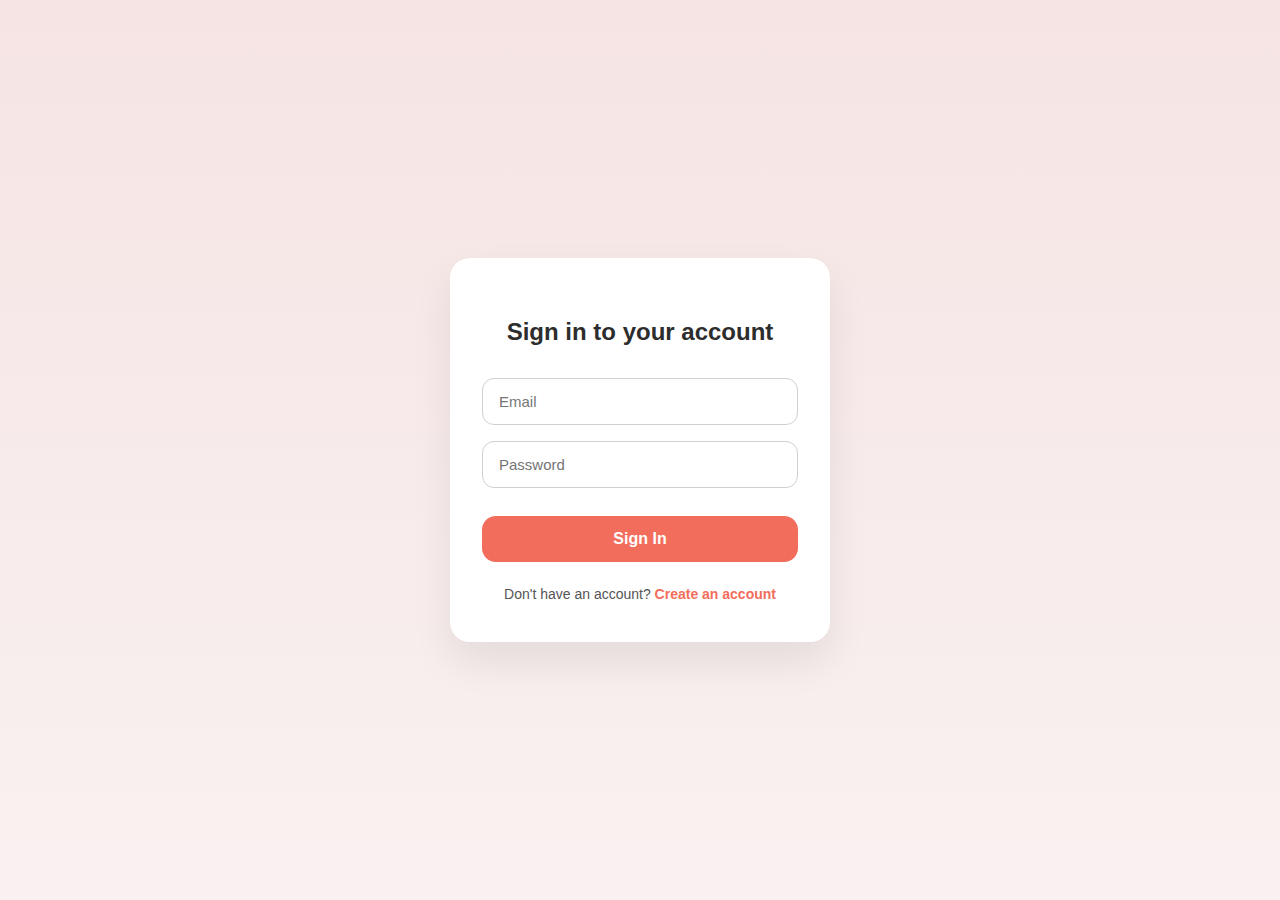
<file: docs/index.html>
<!DOCTYPE html>
<html lang="es">
<head>
    <meta charset="UTF-8">
    <title>Opsmind AI - Login</title>
    <link rel="stylesheet" href="styles/styles.css">
    <script src="js/env.js"></script>
</head>
<body class="auth-body">

    <div class="auth-container">
        <div class="auth-card">
            <h2 id="title" class="auth-title">Sign in to your account</h2>

            <form id="authForm" class="auth-form">
                <input
                    type="email"
                    name="email"
                    id="email"
                    placeholder="Email"
                    required
                    class="auth-input"
                >

                <input
                    type="password"
                    name="password"
                    id="password"
                    placeholder="Password"
                    required
                    class="auth-input"
                >

                <input
                    type="tel"
                    name="tel"
                    id="tel"
                    placeholder="Telephone"
                    hidden
                    class="auth-input"
                >

                <button type="submit" id="btnText" class="auth-button">
                    Sign In
                </button>
            </form>

            <div class="auth-toggle">
                <span id="toggleText" onclick="toggleMode()">
                    Don't have an account? <strong>Create an account</strong>
                </span>
            </div>
        </div>
    </div>

    <script src="js/login.js"></script>
</body>
</html>
</file>
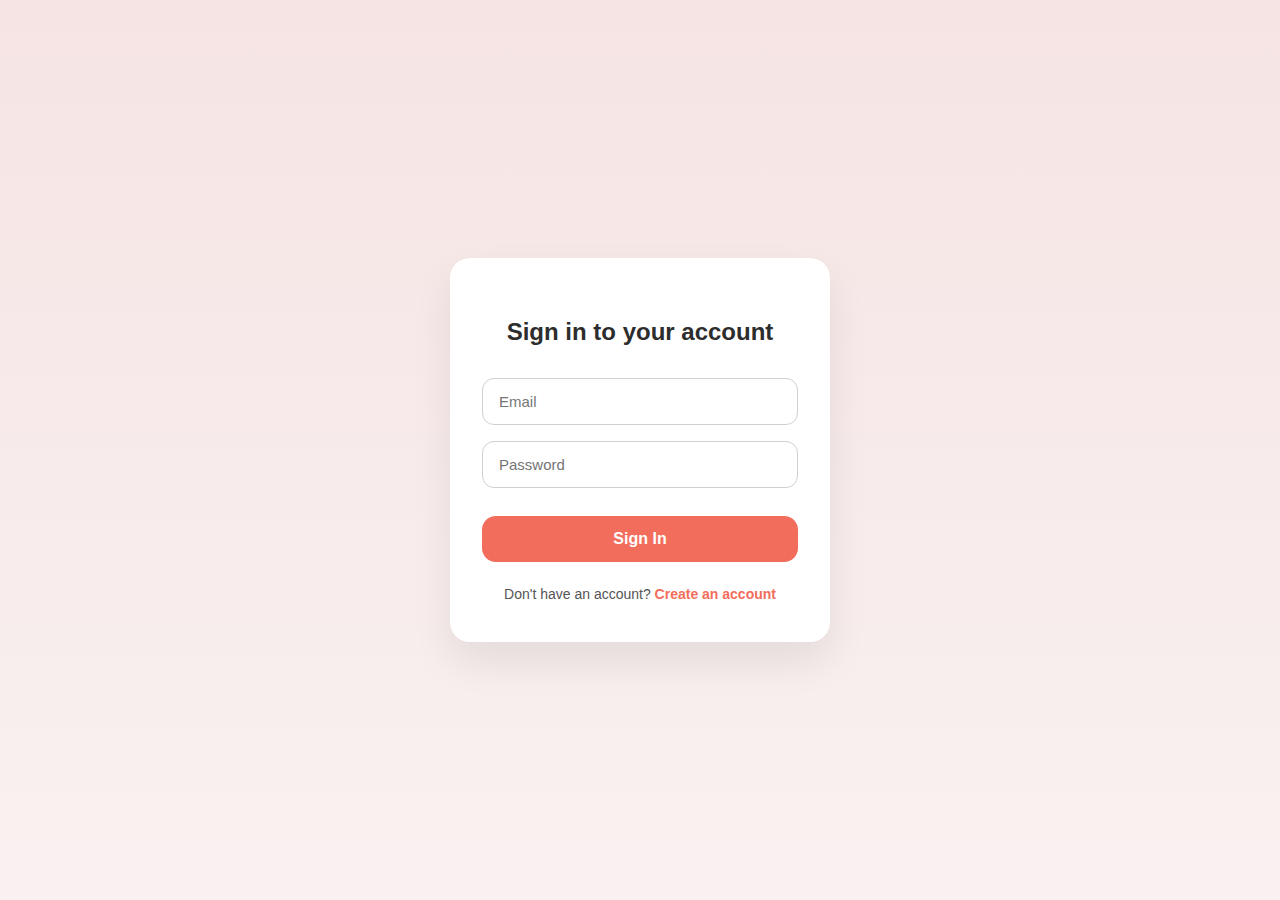
<file: docs/views/index.html>
<!DOCTYPE html>
<html lang="es">
<head>
    <meta charset="UTF-8">
    <title>Opsmind AI - Login</title>
    <link rel="stylesheet" href="../styles/styles.css">
</head>
<body class="auth-body">

    <div class="auth-container">
        <div class="auth-card">
            <h2 id="title" class="auth-title">Sign in to your account</h2>

            <form id="authForm" class="auth-form">
                <input
                    type="email"
                    name="email"
                    id="email"
                    placeholder="Email"
                    required
                    class="auth-input"
                >

                <input
                    type="password"
                    name="password"
                    id="password"
                    placeholder="Password"
                    required
                    class="auth-input"
                >

                <input
                    type="tel"
                    name="tel"
                    id="tel"
                    placeholder="Telephone"
                    hidden
                    class="auth-input"
                >

                <button type="submit" id="btnText" class="auth-button">
                    Sign In
                </button>
            </form>

            <div class="auth-toggle">
                <span id="toggleText" onclick="toggleMode()">
                    Don't have an account? <strong>Create an account</strong>
                </span>
            </div>
        </div>
    </div>

    <script src="../js/login.js"></script>
</body>
</html>
</file>
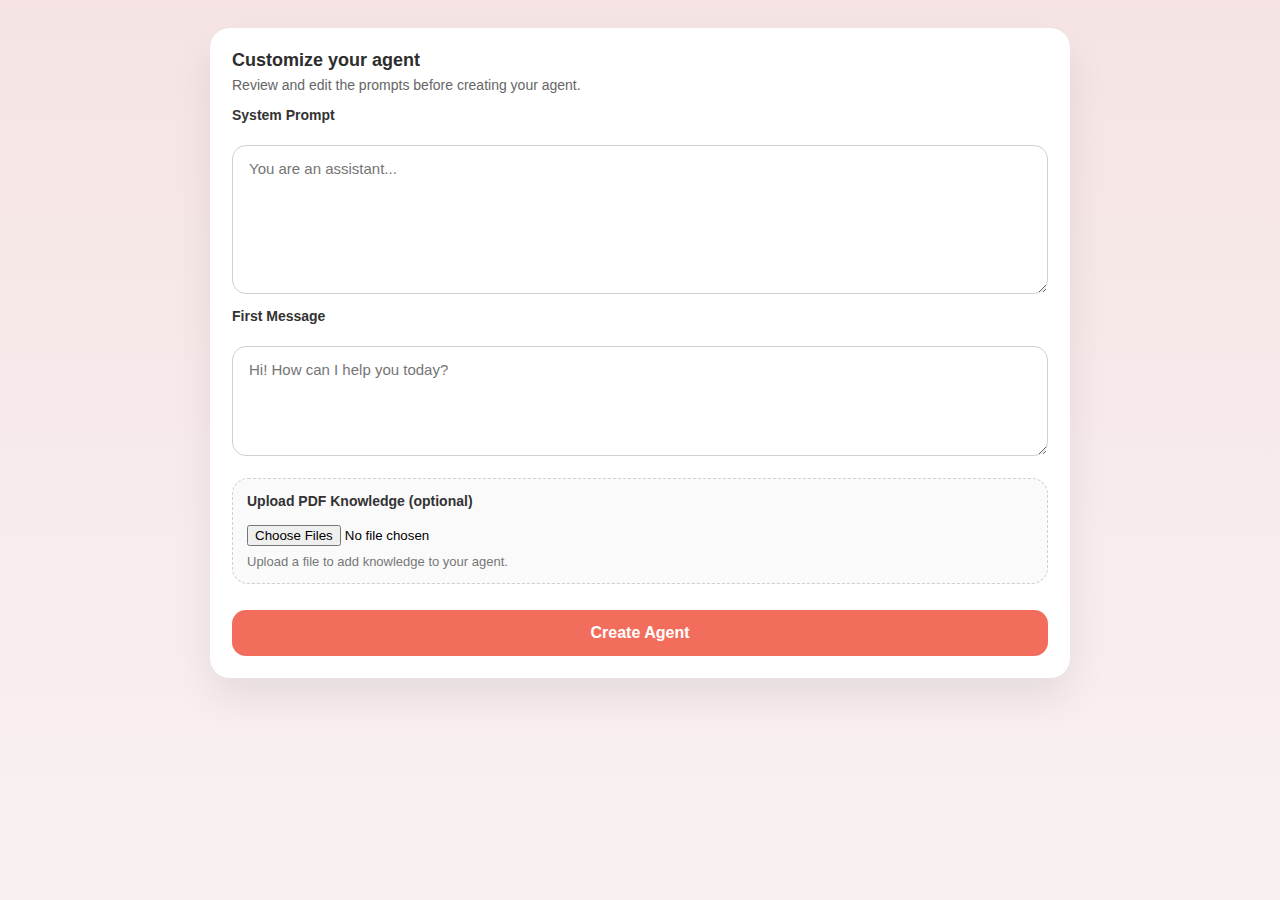
<file: docs/agent_prompts.html>
<!DOCTYPE html>
<html lang="en">
<head>
  <meta charset="UTF-8" />
  <title>Opsmind – Agent Prompts</title>
  <link rel="stylesheet" href="styles/styles.css" />
</head>

<body class="app-body">

  <div class="app-container">
    <div class="panel panel-wide">

      <div class="panel-head">
        <div>
          <h2 class="panel-title">Customize your agent</h2>
          <p class="panel-desc">Review and edit the prompts before creating your agent.</p>
        </div>
      </div>

      <form id="createAgentForm" class="form-stack" enctype="multipart/form-data">

        <label class="field-label" for="system_prompt">System Prompt</label>
        <textarea class="field-textarea"
                  name="system_prompt"
                  id="system_prompt"
                  rows="7"
                  required
                  placeholder="You are an assistant..."
        ></textarea>

        <label class="field-label" for="first_message">First Message</label>
        <textarea class="field-textarea"
                  name="first_message"
                  id="first_message"
                  rows="4"
                  required
                  placeholder="Hi! How can I help you today?"
        ></textarea>

        <div class="upload-box">
          <label class="field-label" for="file">Upload PDF Knowledge (optional)</label>
          <input class="field-file" type="file" name="files" id="files" multiple/>
          <p class="hint-text">Upload a file to add knowledge to your agent.</p>
        </div>

        <input type="hidden" name="agent_name" id="agent_name" />
        <input type="hidden" name="use_case" id="use_case" />
        <input type="hidden" name="user_id" id="user_id" />

        <button class="auth-button" type="submit">Create Agent</button>
      </form>

    </div>
  </div>

  <script src="js/agent_prompts.js"></script>
</body>
</html>
</file>
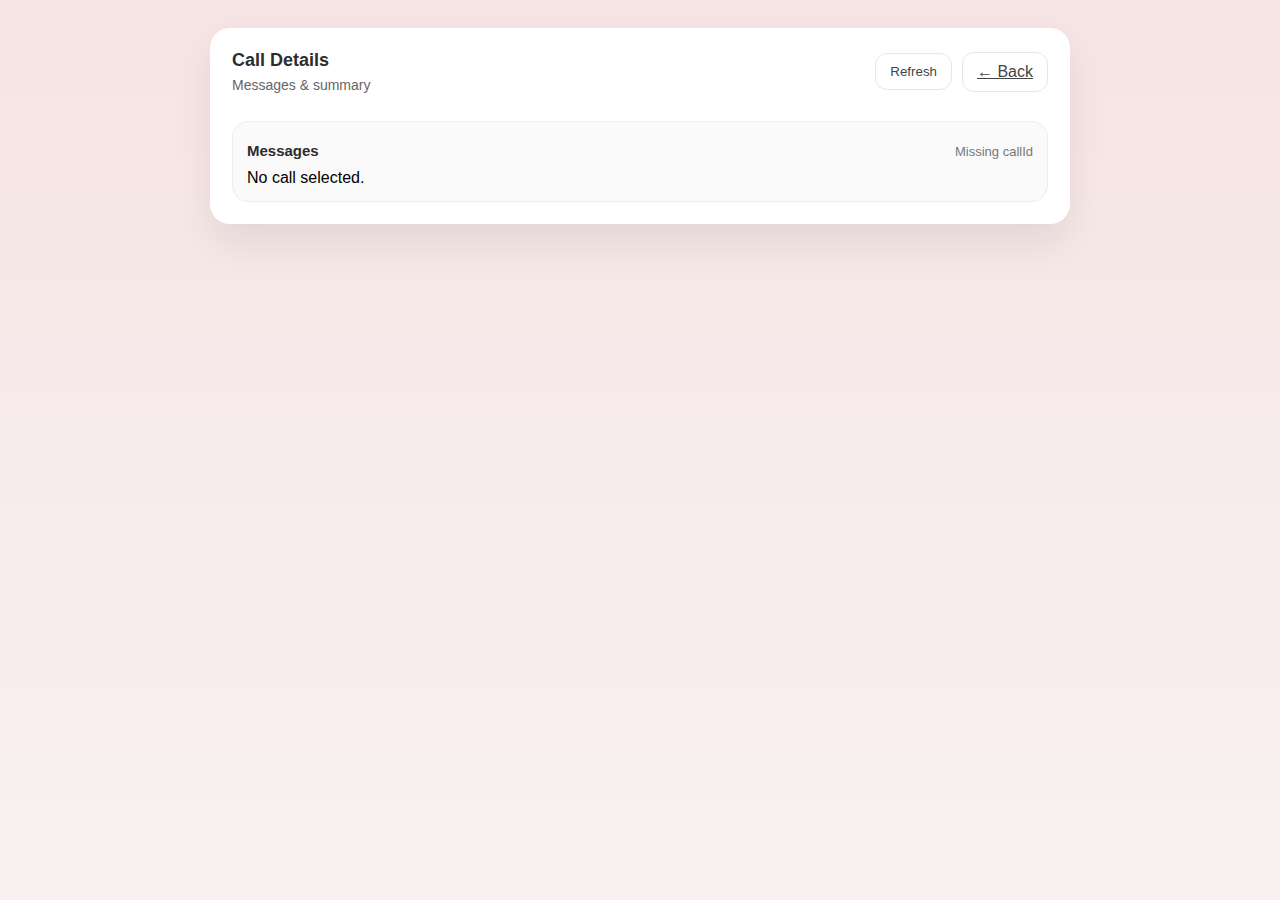
<file: docs/call_messages.html>
<!DOCTYPE html>
<html lang="en">
<head>
  <meta charset="UTF-8" />
  <title>Opsmind – Call Messages</title>
  <link rel="stylesheet" href="styles/styles.css" />
  <script src="js/env.js"></script>
</head>

<body class="app-body">

  <div class="app-container">
    <div class="panel panel-wide">

      <div class="panel-head">
        <div>
          <h2 class="panel-title" id="callTitle">Call Details</h2>
          <p class="panel-desc" id="callSubtitle">Messages & summary</p>
        </div>

        <div style="display:flex; gap:10px; align-items:center;">
          <button class="ghost-btn" type="button" onclick="refreshCall()">Refresh</button>
          <a class="ghost-btn" href="/phone-system/agent_dashboard.html">← Back</a>
        </div>
      </div>
      
      <div class="stats-grid" id="statsGrid">
      </div>

      <div class="links-row" id="linksRow" style="display:none;">
        <a id="recordingLink" class="link-pill" target="_blank" rel="noreferrer">Open recording</a>
        <a id="logLink" class="link-pill" target="_blank" rel="noreferrer">Open logs</a>
      </div>

      <div class="messages-panel">
        <div class="messages-head">
          <h3 class="messages-title">Messages</h3>
          <span class="hint-text" id="messagesHint">Loading…</span>
        </div>
        <div id="messagesList"></div>
      </div>

    </div>
  </div>

  <script src="js/call_messages.js"></script>
</body>
</html>
</file>
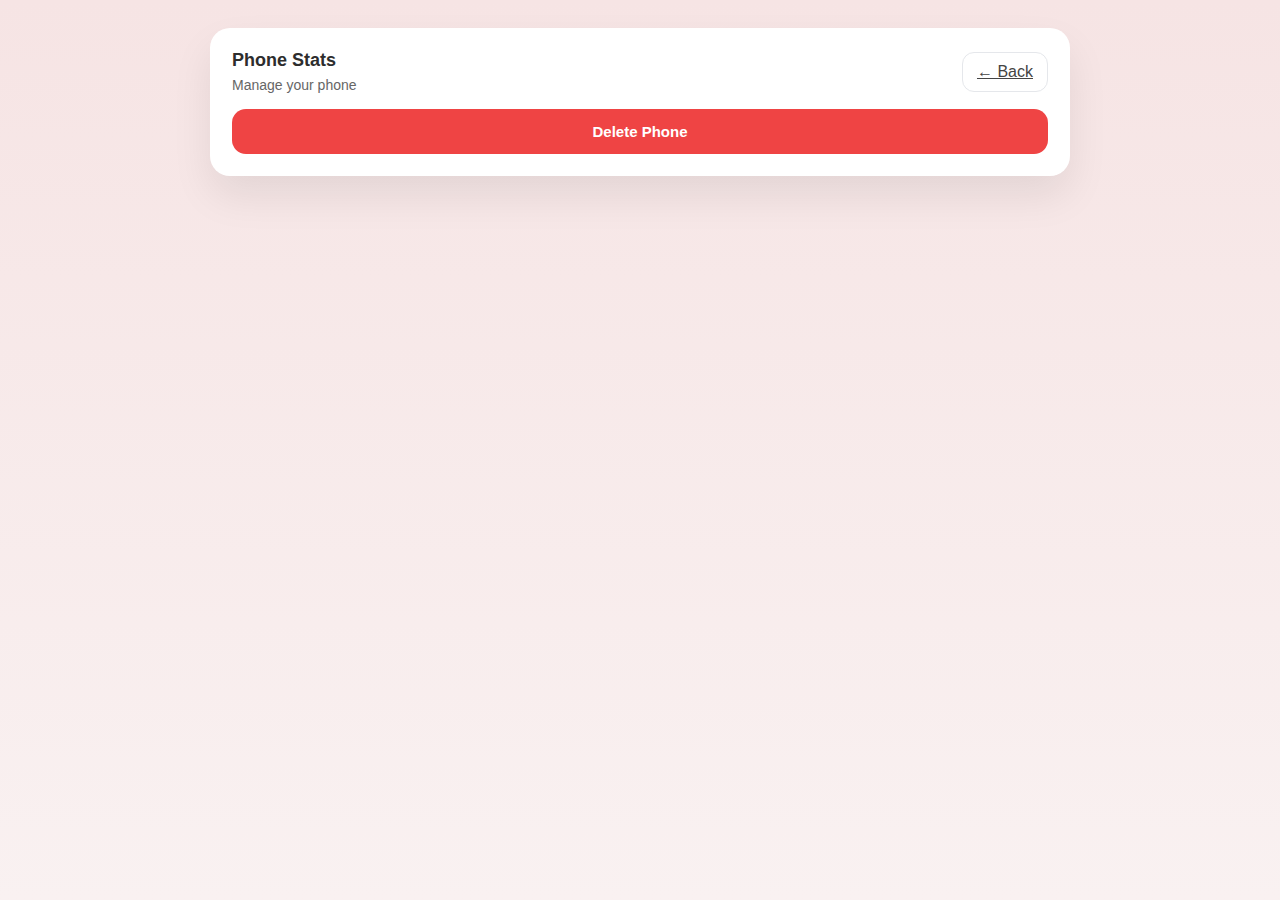
<file: docs/phone_logs.html>
<!DOCTYPE html>
<html lang="en">
<head>
  <meta charset="UTF-8" />
  <title>Opsmind – Insights</title>
  <link rel="stylesheet" href="styles/styles.css" />
  <script src="js/env.js"></script>
</head>
<body class="app-body">

  <div class="app-container">
    <div class="panel panel-wide">

      <div class="panel-head">
        <div>
          <h2 class="panel-title" id="phoneTitle">Phone Stats</h2>
          <p class="panel-desc" id="phoneSubtitle">Manage your phone</p>
        </div>

        <a class="ghost-btn" href="/phone-system/home.html">← Back</a>
      </div>

      <div class="actions-grid">
        <button class="btn-danger" onclick="deletePhone()">Delete Phone</button>
      </div>

    </div>
  </div>

  <script src="js/agent_dashboard.js"></script>
</body>
</html>
</file>
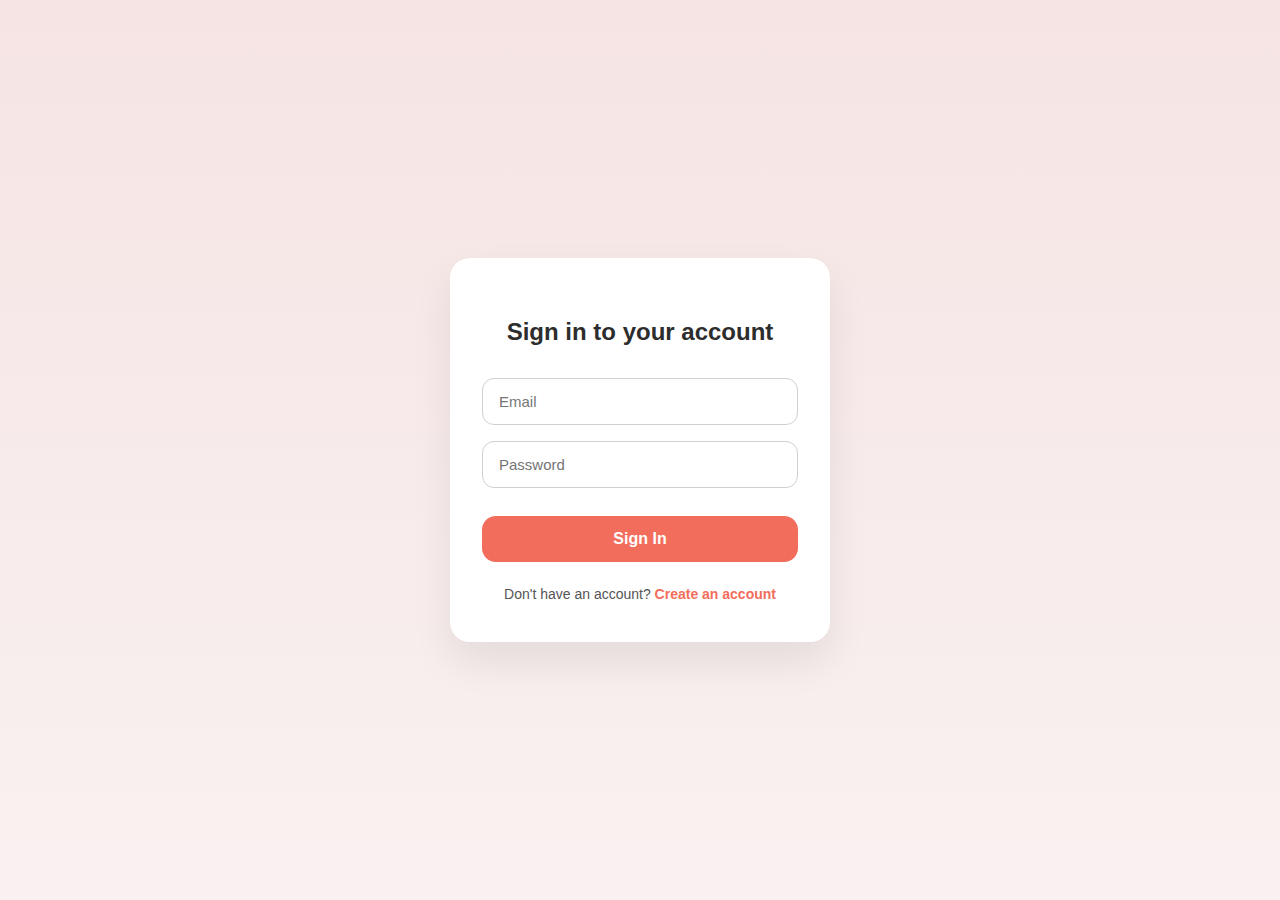
<file: views/agent_name.html>
<!DOCTYPE html>
<html lang="en">
<head>
  <meta charset="UTF-8" />
  <title>Opsmind – Customize agent</title>
  <link rel="stylesheet" href="../styles/styles.css" />
</head>

<body class="app-body">

  <div class="auth-container">
    <div class="auth-card">

      <h2 class="auth-title">Customize your agent</h2>
      <p class="auth-subtitle">Choose a name for your new agent</p>

      <label class="field-label">Agent name</label>
      <input type="text" name="name" id="name" class="auth-input" placeholder="e.g. Kimi" required />

      <button class="auth-button" onclick="goToCreate()">Next</button>

    </div>
  </div>

  <script src="../js/agent_name.js"></script>
</body>
</html>
</file>
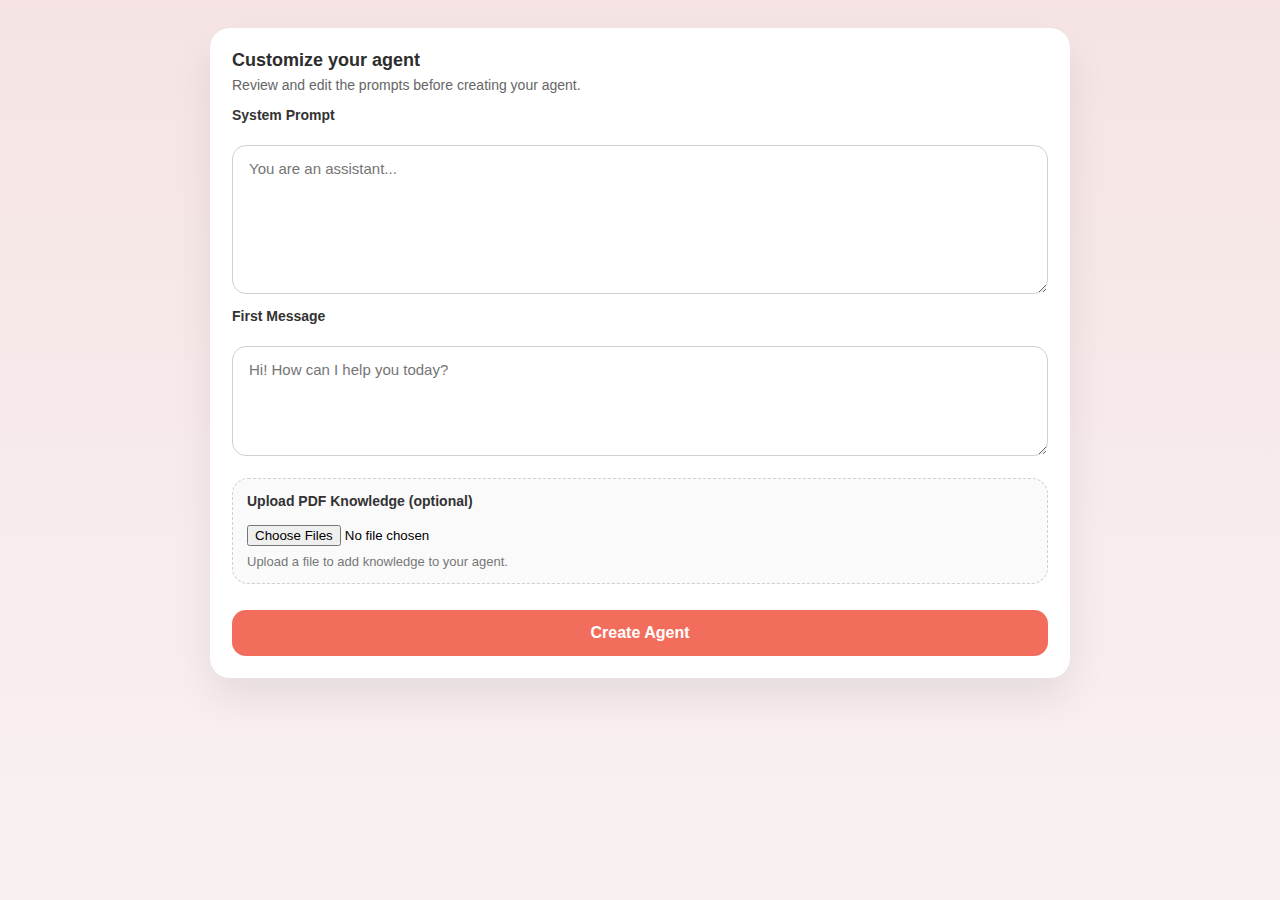
<file: views/agent_prompts.html>
<!DOCTYPE html>
<html lang="en">
<head>
  <meta charset="UTF-8" />
  <title>Opsmind – Agent Prompts</title>
  <link rel="stylesheet" href="../styles/styles.css" />
</head>

<body class="app-body">

  <div class="app-container">
    <div class="panel panel-wide">

      <div class="panel-head">
        <div>
          <h2 class="panel-title">Customize your agent</h2>
          <p class="panel-desc">Review and edit the prompts before creating your agent.</p>
        </div>
      </div>

      <form id="createAgentForm" class="form-stack" enctype="multipart/form-data">

        <label class="field-label" for="system_prompt">System Prompt</label>
        <textarea class="field-textarea"
                  name="system_prompt"
                  id="system_prompt"
                  rows="7"
                  required
                  placeholder="You are an assistant..."
        ></textarea>

        <label class="field-label" for="first_message">First Message</label>
        <textarea class="field-textarea"
                  name="first_message"
                  id="first_message"
                  rows="4"
                  required
                  placeholder="Hi! How can I help you today?"
        ></textarea>

        <div class="upload-box">
          <label class="field-label" for="file">Upload PDF Knowledge (optional)</label>
          <input class="field-file" type="file" name="files" id="files" multiple/>
          <p class="hint-text">Upload a file to add knowledge to your agent.</p>
        </div>

        <input type="hidden" name="agent_name" id="agent_name" />
        <input type="hidden" name="use_case" id="use_case" />
        <input type="hidden" name="user_id" id="user_id" />

        <button class="auth-button" type="submit">Create Agent</button>
      </form>

    </div>
  </div>

  <script src="../js/agent_prompts.js"></script>
</body>
</html>
</file>
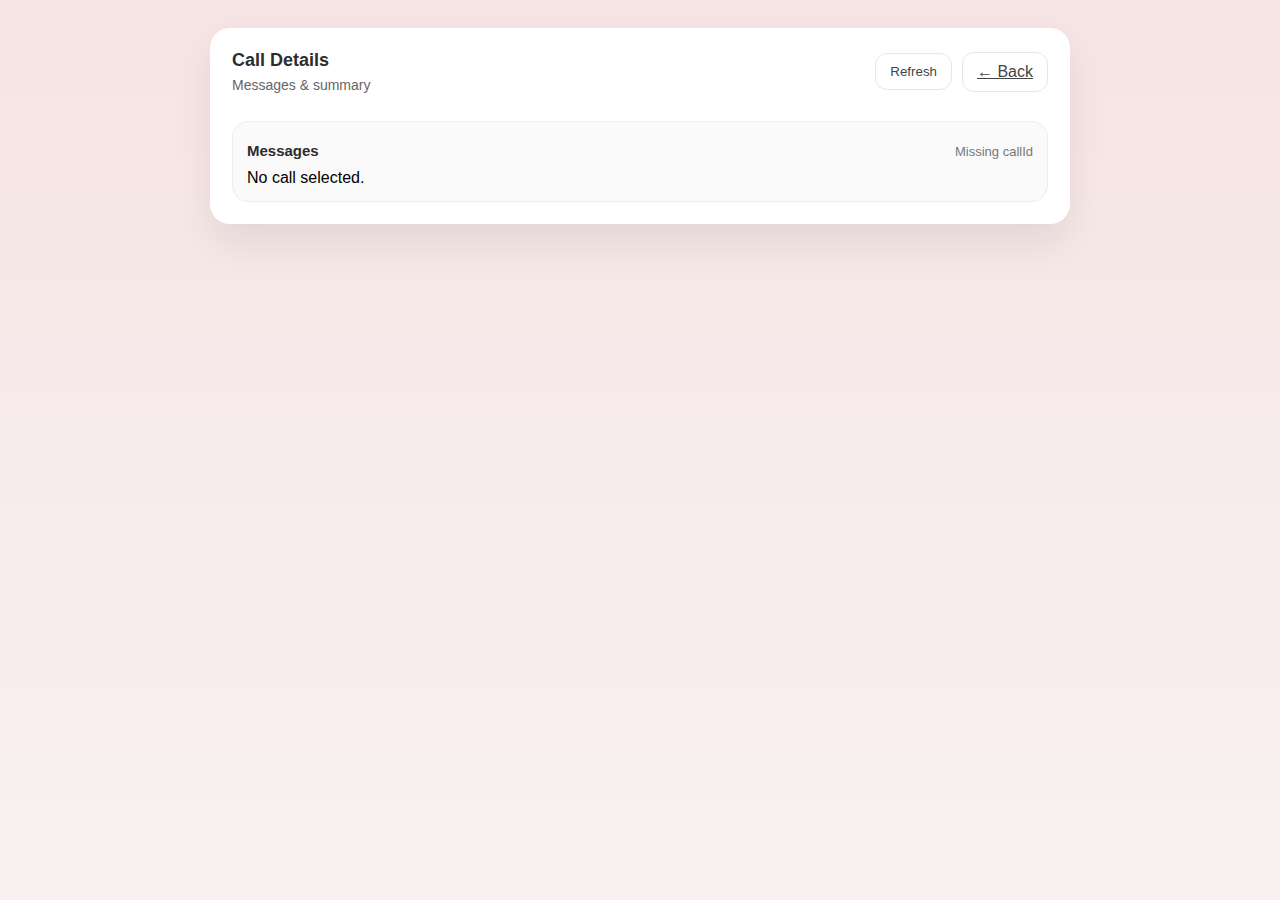
<file: views/call_messages.html>
<!DOCTYPE html>
<html lang="en">
<head>
  <meta charset="UTF-8" />
  <title>Opsmind – Call Messages</title>
  <link rel="stylesheet" href="../styles/styles.css" />
</head>

<body class="app-body">

  <div class="app-container">
    <div class="panel panel-wide">

      <div class="panel-head">
        <div>
          <h2 class="panel-title" id="callTitle">Call Details</h2>
          <p class="panel-desc" id="callSubtitle">Messages & summary</p>
        </div>

        <div style="display:flex; gap:10px; align-items:center;">
          <button class="ghost-btn" type="button" onclick="refreshCall()">Refresh</button>
          <a class="ghost-btn" href="/views/agent_dashboard.html">← Back</a>
        </div>
      </div>
      
      <div class="stats-grid" id="statsGrid">
      </div>

      <div class="links-row" id="linksRow" style="display:none;">
        <a id="recordingLink" class="link-pill" target="_blank" rel="noreferrer">Open recording</a>
        <a id="logLink" class="link-pill" target="_blank" rel="noreferrer">Open logs</a>
      </div>

      <div class="messages-panel">
        <div class="messages-head">
          <h3 class="messages-title">Messages</h3>
          <span class="hint-text" id="messagesHint">Loading…</span>
        </div>
        <div id="messagesList"></div>
      </div>

    </div>
  </div>

  <script src="../js/call_messages.js"></script>
</body>
</html>
</file>
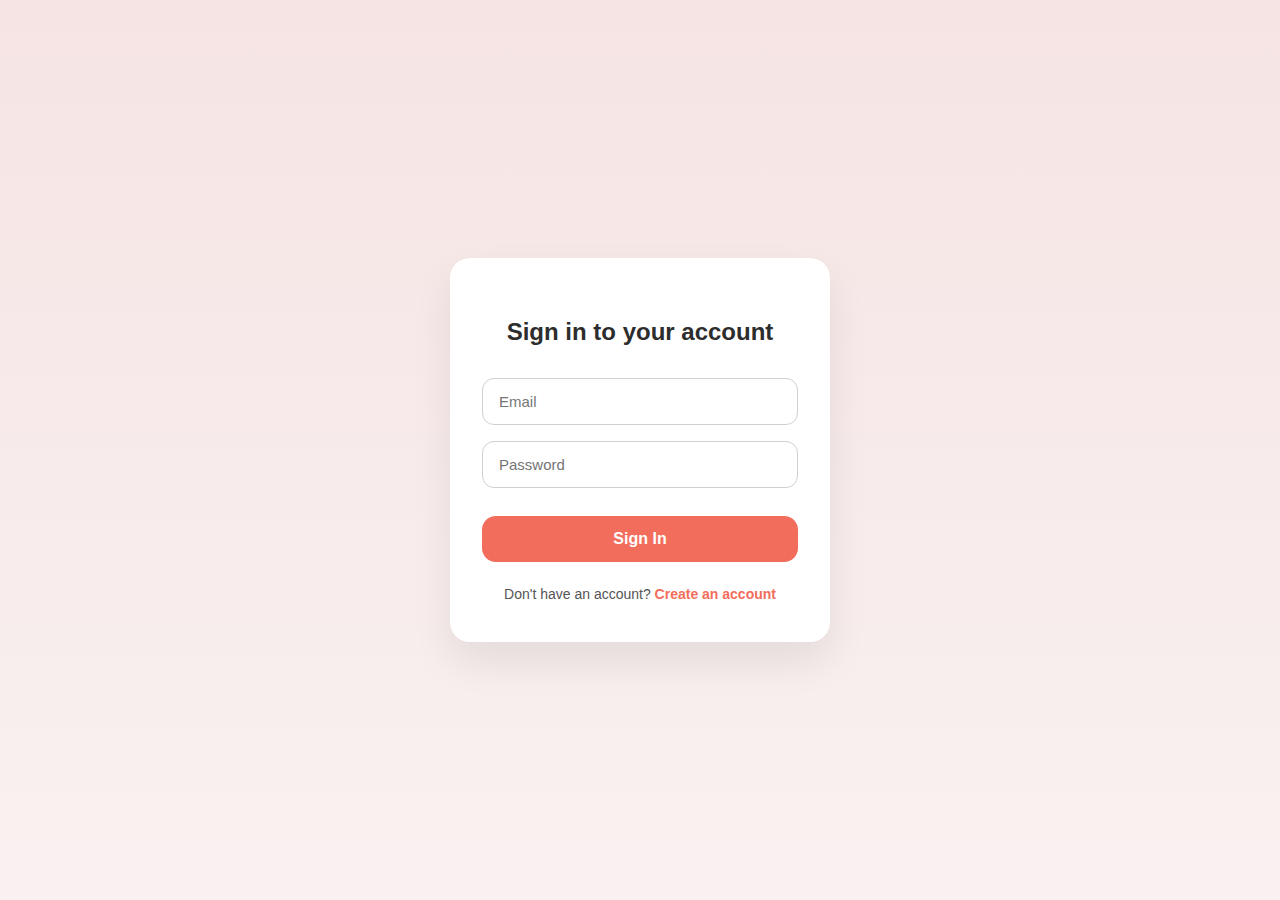
<file: views/home.html>
<!DOCTYPE html>
<html lang="en">
<head>
  <meta charset="UTF-8" />
  <title>Opsmind – My Agents</title>
  <link rel="stylesheet" href="../styles/styles.css" />
</head>

<body class="app-body">

  <div class="app-container">

    <header class="page-header">
      <h1 class="page-title">Dashboard</h1>
      <button class="ghost-btn" onclick="logout()">Log out</button>
    </header>
    
    <section class="panel">
      <div class="panel-head">
        <h2 class="panel-title">My Telephone numbers</h2>
        <button class="add-btn" onclick="createPhone()">＋</button>
      </div>

      <div id="phoneList" class="phone-grid"></div>
    </section>

    <section class="panel">
      <div class="panel-head">
        <h2 class="panel-title">My Agents</h2>
        <button class="add-btn" onclick="toggleCreate()">＋</button>
      </div>

      <div id="agentsList" class="agents-grid"></div>

      <div id="useCasePanel" class="usecase-panel hidden">
        <h3 class="panel-subtitle">Select a Use Case</h3>
        
      <div class="usecase-grid">

        <label class="usecase-card">
          <input type="radio" name="use_case" value="property_management" />
          <span>🏢</span>
          <p>Property Management</p>
        </label>

        <label class="usecase-card">
          <input type="radio" name="use_case" value="personal_assistant" />
          <span>🤖</span>
          <p>Personal Assistant</p>
        </label>

        <label class="usecase-card">
          <input type="radio" name="use_case" value="learning_companion" />
          <span>🎓</span>
          <p>Learning Companion</p>
        </label>

        <label class="usecase-card">
          <input type="radio" name="use_case" value="creative_helper" />
          <span>✨</span>
          <p>Creative Helper</p>
        </label>

      </div>

        <button class="next-btn" onclick="goToCreate()">Next</button>
      </div>
    </section>

  </div>

  <script src="../js/home.js"></script>
</body>
</html>
</file>
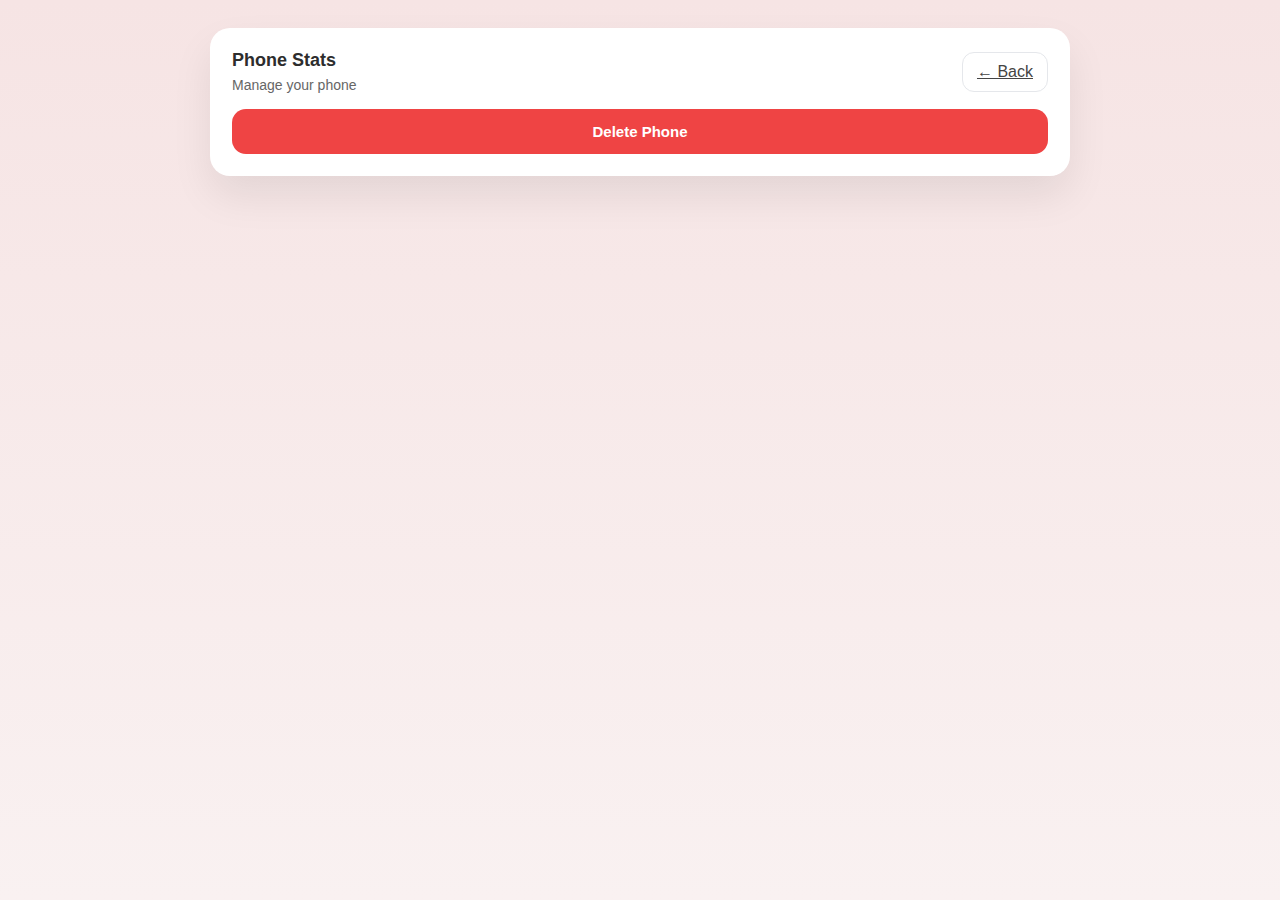
<file: views/phone_logs.html>
<!DOCTYPE html>
<html lang="en">
<head>
  <meta charset="UTF-8" />
  <title>Opsmind – Insights</title>
  <link rel="stylesheet" href="../styles/styles.css" />
</head>
<body class="app-body">

  <div class="app-container">
    <div class="panel panel-wide">

      <div class="panel-head">
        <div>
          <h2 class="panel-title" id="phoneTitle">Phone Stats</h2>
          <p class="panel-desc" id="phoneSubtitle">Manage your phone</p>
        </div>

        <a class="ghost-btn" href="/views/home.html">← Back</a>
      </div>

      <div class="actions-grid">
        <button class="btn-danger" onclick="deletePhone()">Delete Phone</button>
      </div>

    </div>
  </div>

  <script src="../js/agent_dashboard.js"></script>
</body>
</html>
</file>
<file: docs/styles/styles.css>
* {
    box-sizing: border-box;
    font-family: 'Inter', 'Segoe UI', sans-serif;
}

.auth-body {
    min-height: 100vh;
    margin: 0;
    background: linear-gradient(180deg, #f6e4e4 0%, #f9f1f1 100%);
    display: flex;
    align-items: center;
    justify-content: center;
}

.auth-container {
    width: 100%;
    max-width: 420px;
    padding: 20px;
}

.auth-card {
    background: #ffffff;
    border-radius: 20px;
    padding: 40px 32px;
    box-shadow: 0 20px 40px rgba(0, 0, 0, 0.08);
    text-align: center;
}

.auth-title {
    font-size: 24px;
    font-weight: 600;
    color: #2d2d2d;
    margin-bottom: 32px;
}

.auth-form {
    display: flex;
    flex-direction: column;
    gap: 16px;
}

.auth-input {
    width: 100%;
    padding: 14px 16px;
    font-size: 15px;
    border-radius: 12px;
    border: 1px solid #d0d0d0;
    outline: none;
    transition: border 0.2s;
}

.auth-input:focus {
    border-color: #f26d5b;
}

.auth-button {
    margin-top: 12px;
    padding: 14px;
    border-radius: 14px;
    border: none;
    background: #f26d5b;
    color: #fff;
    font-size: 16px;
    font-weight: 600;
    cursor: pointer;
    transition: background 0.2s, transform 0.1s;
}

.auth-button:hover {
    background: #e85d4c;
}

.auth-button:active {
    transform: scale(0.98);
}

.auth-toggle {
    margin-top: 24px;
    font-size: 14px;
    color: #555;
    cursor: pointer;
}

.auth-toggle strong {
    color: #f26d5b;
}

.app-body {
  min-height: 100vh;
  margin: 0;
  background: linear-gradient(180deg, #f6e4e4 0%, #f9f1f1 100%);
  display: flex;
  justify-content: center;
  padding: 28px 16px;
}

.app-container {
  width: 100%;
  max-width: 980px;
}

.page-header {
  display: flex;
  align-items: center;
  justify-content: space-between;
  margin-bottom: 18px;
}

.page-title {
  margin: 0;
  font-size: 22px;
  font-weight: 700;
  color: #2d2d2d;
}

.ghost-btn {
  background: transparent;
  border: 1px solid #e5e7eb;
  padding: 10px 14px;
  border-radius: 12px;
  cursor: pointer;
  color: #444;
}

.ghost-btn:hover {
  border-color: #f26d5b;
  color: #f26d5b;
}

.panel {
  background: #fff;
  border-radius: 20px;
  padding: 22px;
  box-shadow: 0 20px 40px rgba(0, 0, 0, 0.08);
  margin-bottom: 18px;
}

.panel-head {
  display: flex;
  align-items: center;
  justify-content: space-between;
  gap: 12px;
  margin-bottom: 14px;
}

.panel-title {
  margin: 0;
  font-size: 18px;
  font-weight: 700;
  color: #2d2d2d;
}

.panel-subtitle {
  margin: 12px 0 12px 0;
  font-size: 16px;
  font-weight: 700;
  color: #2d2d2d;
}

.add-btn {
  font-size: 22px;
  width: 44px;
  height: 44px;
  border-radius: 14px;
  border: none;
  background: #f26d5b;
  color: #fff;
  cursor: pointer;
  transition: background 0.2s, transform 0.1s;
}

.add-btn:hover {
  background: #e85d4c;
}

.add-btn:active {
  transform: scale(0.98);
}

.phone-grid,
.agents-grid {
  display: grid;
  grid-template-columns: repeat(auto-fill, minmax(220px, 1fr));
  gap: 14px;
}

.item-btn {
  width: 100%;
  padding: 16px;
  border-radius: 14px;
  border: 1px solid #eee;
  background: #fff;
  cursor: pointer;
  text-align: left;
  transition: border 0.2s, transform 0.1s, box-shadow 0.2s;
}

.item-btn:hover {
  border-color: #f26d5b;
  box-shadow: 0 10px 18px rgba(0,0,0,0.06);
  transform: translateY(-2px);
}

.item-title {
  margin: 0;
  font-size: 16px;
  font-weight: 700;
  color: #222;
}

.item-meta {
  margin: 6px 0 0 0;
  font-size: 13px;
  color: #666;
}

.usecase-panel {
  margin-top: 16px;
  padding: 18px;
  border-radius: 16px;
  border: 1px solid #f0f0f0;
  background: #fafafa;
}

.hidden { display: none; }

.next-btn {
  margin-top: 14px;
  padding: 12px 14px;
  border-radius: 14px;
  border: none;
  background: #f26d5b;
  color: #fff;
  font-weight: 700;
  cursor: pointer;
}

.next-btn:hover { background: #e85d4c; }

.auth-subtitle {
  margin: -14px 0 22px 0;
  color: #666;
  font-size: 14px;
}

.field-label {
  display: block;
  text-align: left;
  font-size: 14px;
  font-weight: 600;
  color: #333;
  margin-bottom: 8px;
}

.panel-wide {
  max-width: 860px;
  margin: 0 auto;
}

.panel-desc {
  margin: 6px 0 0 0;
  color: #666;
  font-size: 14px;
}

.form-stack {
  display: flex;
  flex-direction: column;
  gap: 14px;
  margin-top: 12px;
}

.field-textarea {
  width: 100%;
  padding: 14px 16px;
  font-size: 15px;
  border-radius: 14px;
  border: 1px solid #d0d0d0;
  outline: none;
  resize: vertical;
  min-height: 110px;
  transition: border 0.2s, box-shadow 0.2s;
}

.field-textarea:focus {
  border-color: #f26d5b;
  box-shadow: 0 0 0 3px rgba(242, 109, 91, 0.18);
}

.upload-box {
  margin-top: 8px;
  padding: 14px 14px;
  border-radius: 16px;
  border: 1px dashed #d0d0d0;
  background: #fafafa;
}

.field-file {
  margin-top: 8px;
}

.hint-text {
  margin: 8px 0 0 0;
  font-size: 13px;
  color: #777;
}

.actions-grid {
  display: grid;
  grid-template-columns: repeat(auto-fit, minmax(220px, 1fr));
  gap: 14px;
  margin-top: 16px;
}

.btn-primary,
.btn-danger,
.btn-secondary {
  padding: 14px 16px;
  border-radius: 14px;
  border: none;
  font-weight: 700;
  font-size: 15px;
  cursor: pointer;
  transition: transform 0.1s, opacity 0.2s, background 0.2s;
}

.btn-primary:active,
.btn-danger:active,
.btn-secondary:active {
  transform: scale(0.98);
}

.btn-primary {
  background: #f26d5b;
  color: #fff;
}
.btn-primary:hover {
  background: #e85d4c;
}

.btn-danger {
  background: #ef4444;
  color: #fff;
}
.btn-danger:hover {
  background: #dc2626;
}

.btn-secondary {
  background: #f3f4f6;
  color: #9ca3af;
  cursor: not-allowed;
}

button:disabled {
  opacity: 0.75;
  cursor: not-allowed;
  transform: none;
}

.info-box {
  margin-top: 16px;
  padding: 14px 14px;
  border-radius: 16px;
  border: 1px solid #f0f0f0;
  background: #fafafa;
}

.calls-panel .panel-head {
  margin-top: 10px !important;
}

.table-wrap {
  width: 100%;
  overflow: auto;
  border-radius: 16px;
  border: 1px solid #eee;
  background: #fff;
}

.data-table {
  width: 100%;
  border-collapse: collapse;
  min-width: 1040px;
}

.data-table thead th {
  background: #fafafa;
  text-align: left;
  font-size: 12px;
  font-weight: 700;
  color: #333;
  padding: 10px 12px;
  border-bottom: 1px solid #eee;
  white-space: nowrap;
}

.data-table tbody td {
  padding: 10px 12px;
  border-bottom: 1px solid #f0f0f0;
  font-size: 13px;
  color: #333;
  vertical-align: middle;
  white-space: nowrap;
}

.data-table tbody tr.call-row {
  cursor: pointer;
}

.data-table tbody tr.call-row:hover td {
  background: #fff6f4;
}

.data-table tbody tr.call-row.active td {
  background: rgba(242, 109, 91, 0.12);
}

.mono {
  font-family: ui-monospace, SFMono-Regular, Menlo, Monaco, Consolas, "Liberation Mono", "Courier New", monospace;
}

.messages-panel {
  margin-top: 14px;
  border: 1px solid #eee;
  background: #fafafa;
  border-radius: 16px;
  padding: 14px;
}

.messages-title {
  margin: 0 0 10px 0;
  font-size: 14px;
  font-weight: 800;
  color: #2d2d2d;
}

.message-item {
  background: #fff;
  border: 1px solid #eee;
  border-radius: 14px;
  padding: 12px;
  margin-bottom: 10px;
}

.message-meta {
  display: flex;
  align-items: center;
  justify-content: space-between;
  gap: 10px;
  margin-bottom: 6px;
  font-size: 12px;
  color: #666;
}

.badge {
  display: inline-block;
  padding: 4px 8px;
  border-radius: 999px;
  font-size: 12px;
  font-weight: 700;
  border: 1px solid #eee;
  background: #fff;
}

.badge.system { color: #111; }
.badge.bot { color: #f26d5b; }
.badge.user { color: #2563eb; }

.message-text {
  font-size: 13px;
  color: #222;
  white-space: pre-wrap;
  line-height: 1.35;
}

.data-table tbody tr.call-row {
  cursor: pointer;
  transition: background 0.15s ease;
}

.data-table tbody tr.call-row:hover td {
  background: #fff6f4;
}

.data-table tbody tr.call-row.active td {
  background: rgba(242, 109, 91, 0.12);
}

.stats-grid {
  display: grid;
  grid-template-columns: repeat(auto-fit, minmax(190px, 1fr));
  gap: 12px;
  margin-top: 12px;
}

.stat-card {
  border: 1px solid #eee;
  background: #fafafa;
  border-radius: 16px;
  padding: 12px 14px;
}

.stat-label {
  font-size: 12px;
  font-weight: 800;
  color: #666;
  margin-bottom: 6px;
}

.stat-value {
  font-size: 13px;
  font-weight: 700;
  color: #222;
  word-break: break-word;
}

/* ===== LINKS ROW ===== */
.links-row {
  display: flex;
  gap: 10px;
  margin-top: 12px;
  flex-wrap: wrap;
}

.link-pill {
  display: inline-flex;
  align-items: center;
  gap: 8px;
  padding: 10px 12px;
  border-radius: 999px;
  border: 1px solid #eee;
  background: #fff;
  color: #f26d5b;
  font-weight: 800;
  text-decoration: none;
}

.link-pill:hover {
  border-color: #f26d5b;
  background: #fff6f4;
}

.messages-panel {
  margin-top: 14px;
  border: 1px solid #eee;
  background: #fafafa;
  border-radius: 16px;
  padding: 14px;
}

.messages-head {
  display: flex;
  justify-content: space-between;
  align-items: baseline;
  gap: 10px;
  margin-bottom: 10px;
}

.messages-title {
  margin: 0;
  font-size: 15px;
  font-weight: 900;
  color: #2d2d2d;
}

.message-item {
  background: #fff;
  border: 1px solid #eee;
  border-radius: 14px;
  padding: 12px;
  margin-bottom: 10px;
}

.message-meta {
  display: flex;
  align-items: center;
  justify-content: space-between;
  gap: 10px;
  margin-bottom: 6px;
  font-size: 12px;
  color: #666;
}

.badge {
  display: inline-block;
  padding: 4px 8px;
  border-radius: 999px;
  font-size: 12px;
  font-weight: 800;
  border: 1px solid #eee;
  background: #fff;
}

.badge.system { color: #111; }
.badge.bot { color: #f26d5b; }
.badge.user { color: #2563eb; }

.message-text {
  font-size: 13px;
  color: #222;
  white-space: pre-wrap;
  line-height: 1.35;
}

.charts-grid {
  display: grid;
  grid-template-columns: 1fr 1fr;
  gap: 18px;
  margin-top: 16px;
}

@media (max-width: 980px) {
  .charts-grid { grid-template-columns: 1fr; }
}

.chart-card {
  background: rgba(255,255,255,0.9);
  border: 1px solid rgba(0,0,0,0.06);
  border-radius: 18px;
  padding: 16px;
  box-shadow: 0 12px 30px rgba(0,0,0,0.06);
}

.chart-head {
  display: flex;
  flex-direction: column;
  gap: 4px;
  margin-bottom: 10px;
}

.chart-title {
  font-size: 15px;
  font-weight: 700;
  margin: 0;
}

.chart-sub {
  margin: 0;
  font-size: 12px;
  opacity: 0.75;
}

.chart-card canvas {
  width: 100% !important;
  height: 220px !important;
}

.chart-box {
  height: 140px;
  width: 100%;
}

.chart-box canvas {
  width: 100% !important;
  height: 100% !important;
  display: block;
}
</file>
<file: styles/styles.css>
* {
    box-sizing: border-box;
    font-family: 'Inter', 'Segoe UI', sans-serif;
}

.auth-body {
    min-height: 100vh;
    margin: 0;
    background: linear-gradient(180deg, #f6e4e4 0%, #f9f1f1 100%);
    display: flex;
    align-items: center;
    justify-content: center;
}

.auth-container {
    width: 100%;
    max-width: 420px;
    padding: 20px;
}

.auth-card {
    background: #ffffff;
    border-radius: 20px;
    padding: 40px 32px;
    box-shadow: 0 20px 40px rgba(0, 0, 0, 0.08);
    text-align: center;
}

.auth-title {
    font-size: 24px;
    font-weight: 600;
    color: #2d2d2d;
    margin-bottom: 32px;
}

.auth-form {
    display: flex;
    flex-direction: column;
    gap: 16px;
}

.auth-input {
    width: 100%;
    padding: 14px 16px;
    font-size: 15px;
    border-radius: 12px;
    border: 1px solid #d0d0d0;
    outline: none;
    transition: border 0.2s;
}

.auth-input:focus {
    border-color: #f26d5b;
}

.auth-button {
    margin-top: 12px;
    padding: 14px;
    border-radius: 14px;
    border: none;
    background: #f26d5b;
    color: #fff;
    font-size: 16px;
    font-weight: 600;
    cursor: pointer;
    transition: background 0.2s, transform 0.1s;
}

.auth-button:hover {
    background: #e85d4c;
}

.auth-button:active {
    transform: scale(0.98);
}

.auth-toggle {
    margin-top: 24px;
    font-size: 14px;
    color: #555;
    cursor: pointer;
}

.auth-toggle strong {
    color: #f26d5b;
}

.app-body {
  min-height: 100vh;
  margin: 0;
  background: linear-gradient(180deg, #f6e4e4 0%, #f9f1f1 100%);
  display: flex;
  justify-content: center;
  padding: 28px 16px;
}

.app-container {
  width: 100%;
  max-width: 980px;
}

.page-header {
  display: flex;
  align-items: center;
  justify-content: space-between;
  margin-bottom: 18px;
}

.page-title {
  margin: 0;
  font-size: 22px;
  font-weight: 700;
  color: #2d2d2d;
}

.ghost-btn {
  background: transparent;
  border: 1px solid #e5e7eb;
  padding: 10px 14px;
  border-radius: 12px;
  cursor: pointer;
  color: #444;
}

.ghost-btn:hover {
  border-color: #f26d5b;
  color: #f26d5b;
}

.panel {
  background: #fff;
  border-radius: 20px;
  padding: 22px;
  box-shadow: 0 20px 40px rgba(0, 0, 0, 0.08);
  margin-bottom: 18px;
}

.panel-head {
  display: flex;
  align-items: center;
  justify-content: space-between;
  gap: 12px;
  margin-bottom: 14px;
}

.panel-title {
  margin: 0;
  font-size: 18px;
  font-weight: 700;
  color: #2d2d2d;
}

.panel-subtitle {
  margin: 12px 0 12px 0;
  font-size: 16px;
  font-weight: 700;
  color: #2d2d2d;
}

.add-btn {
  font-size: 22px;
  width: 44px;
  height: 44px;
  border-radius: 14px;
  border: none;
  background: #f26d5b;
  color: #fff;
  cursor: pointer;
  transition: background 0.2s, transform 0.1s;
}

.add-btn:hover {
  background: #e85d4c;
}

.add-btn:active {
  transform: scale(0.98);
}

.phone-grid,
.agents-grid {
  display: grid;
  grid-template-columns: repeat(auto-fill, minmax(220px, 1fr));
  gap: 14px;
}

.item-btn {
  width: 100%;
  padding: 16px;
  border-radius: 14px;
  border: 1px solid #eee;
  background: #fff;
  cursor: pointer;
  text-align: left;
  transition: border 0.2s, transform 0.1s, box-shadow 0.2s;
}

.item-btn:hover {
  border-color: #f26d5b;
  box-shadow: 0 10px 18px rgba(0,0,0,0.06);
  transform: translateY(-2px);
}

.item-title {
  margin: 0;
  font-size: 16px;
  font-weight: 700;
  color: #222;
}

.item-meta {
  margin: 6px 0 0 0;
  font-size: 13px;
  color: #666;
}

.usecase-panel {
  margin-top: 16px;
  padding: 18px;
  border-radius: 16px;
  border: 1px solid #f0f0f0;
  background: #fafafa;
}

.hidden { display: none; }

.next-btn {
  margin-top: 14px;
  padding: 12px 14px;
  border-radius: 14px;
  border: none;
  background: #f26d5b;
  color: #fff;
  font-weight: 700;
  cursor: pointer;
}

.next-btn:hover { background: #e85d4c; }

.auth-subtitle {
  margin: -14px 0 22px 0;
  color: #666;
  font-size: 14px;
}

.field-label {
  display: block;
  text-align: left;
  font-size: 14px;
  font-weight: 600;
  color: #333;
  margin-bottom: 8px;
}

.panel-wide {
  max-width: 860px;
  margin: 0 auto;
}

.panel-desc {
  margin: 6px 0 0 0;
  color: #666;
  font-size: 14px;
}

.form-stack {
  display: flex;
  flex-direction: column;
  gap: 14px;
  margin-top: 12px;
}

.field-textarea {
  width: 100%;
  padding: 14px 16px;
  font-size: 15px;
  border-radius: 14px;
  border: 1px solid #d0d0d0;
  outline: none;
  resize: vertical;
  min-height: 110px;
  transition: border 0.2s, box-shadow 0.2s;
}

.field-textarea:focus {
  border-color: #f26d5b;
  box-shadow: 0 0 0 3px rgba(242, 109, 91, 0.18);
}

.upload-box {
  margin-top: 8px;
  padding: 14px 14px;
  border-radius: 16px;
  border: 1px dashed #d0d0d0;
  background: #fafafa;
}

.field-file {
  margin-top: 8px;
}

.hint-text {
  margin: 8px 0 0 0;
  font-size: 13px;
  color: #777;
}

.actions-grid {
  display: grid;
  grid-template-columns: repeat(auto-fit, minmax(220px, 1fr));
  gap: 14px;
  margin-top: 16px;
}

.btn-primary,
.btn-danger,
.btn-secondary {
  padding: 14px 16px;
  border-radius: 14px;
  border: none;
  font-weight: 700;
  font-size: 15px;
  cursor: pointer;
  transition: transform 0.1s, opacity 0.2s, background 0.2s;
}

.btn-primary:active,
.btn-danger:active,
.btn-secondary:active {
  transform: scale(0.98);
}

.btn-primary {
  background: #f26d5b;
  color: #fff;
}
.btn-primary:hover {
  background: #e85d4c;
}

.btn-danger {
  background: #ef4444;
  color: #fff;
}
.btn-danger:hover {
  background: #dc2626;
}

.btn-secondary {
  background: #f3f4f6;
  color: #9ca3af;
  cursor: not-allowed;
}

button:disabled {
  opacity: 0.75;
  cursor: not-allowed;
  transform: none;
}

.info-box {
  margin-top: 16px;
  padding: 14px 14px;
  border-radius: 16px;
  border: 1px solid #f0f0f0;
  background: #fafafa;
}

.calls-panel .panel-head {
  margin-top: 10px !important;
}

.table-wrap {
  width: 100%;
  overflow: auto;
  border-radius: 16px;
  border: 1px solid #eee;
  background: #fff;
}

.data-table {
  width: 100%;
  border-collapse: collapse;
  min-width: 1040px;
}

.data-table thead th {
  background: #fafafa;
  text-align: left;
  font-size: 12px;
  font-weight: 700;
  color: #333;
  padding: 10px 12px;
  border-bottom: 1px solid #eee;
  white-space: nowrap;
}

.data-table tbody td {
  padding: 10px 12px;
  border-bottom: 1px solid #f0f0f0;
  font-size: 13px;
  color: #333;
  vertical-align: middle;
  white-space: nowrap;
}

.data-table tbody tr.call-row {
  cursor: pointer;
}

.data-table tbody tr.call-row:hover td {
  background: #fff6f4;
}

.data-table tbody tr.call-row.active td {
  background: rgba(242, 109, 91, 0.12);
}

.mono {
  font-family: ui-monospace, SFMono-Regular, Menlo, Monaco, Consolas, "Liberation Mono", "Courier New", monospace;
}

.messages-panel {
  margin-top: 14px;
  border: 1px solid #eee;
  background: #fafafa;
  border-radius: 16px;
  padding: 14px;
}

.messages-title {
  margin: 0 0 10px 0;
  font-size: 14px;
  font-weight: 800;
  color: #2d2d2d;
}

.message-item {
  background: #fff;
  border: 1px solid #eee;
  border-radius: 14px;
  padding: 12px;
  margin-bottom: 10px;
}

.message-meta {
  display: flex;
  align-items: center;
  justify-content: space-between;
  gap: 10px;
  margin-bottom: 6px;
  font-size: 12px;
  color: #666;
}

.badge {
  display: inline-block;
  padding: 4px 8px;
  border-radius: 999px;
  font-size: 12px;
  font-weight: 700;
  border: 1px solid #eee;
  background: #fff;
}

.badge.system { color: #111; }
.badge.bot { color: #f26d5b; }
.badge.user { color: #2563eb; }

.message-text {
  font-size: 13px;
  color: #222;
  white-space: pre-wrap;
  line-height: 1.35;
}

.data-table tbody tr.call-row {
  cursor: pointer;
  transition: background 0.15s ease;
}

.data-table tbody tr.call-row:hover td {
  background: #fff6f4;
}

.data-table tbody tr.call-row.active td {
  background: rgba(242, 109, 91, 0.12);
}

.stats-grid {
  display: grid;
  grid-template-columns: repeat(auto-fit, minmax(190px, 1fr));
  gap: 12px;
  margin-top: 12px;
}

.stat-card {
  border: 1px solid #eee;
  background: #fafafa;
  border-radius: 16px;
  padding: 12px 14px;
}

.stat-label {
  font-size: 12px;
  font-weight: 800;
  color: #666;
  margin-bottom: 6px;
}

.stat-value {
  font-size: 13px;
  font-weight: 700;
  color: #222;
  word-break: break-word;
}

/* ===== LINKS ROW ===== */
.links-row {
  display: flex;
  gap: 10px;
  margin-top: 12px;
  flex-wrap: wrap;
}

.link-pill {
  display: inline-flex;
  align-items: center;
  gap: 8px;
  padding: 10px 12px;
  border-radius: 999px;
  border: 1px solid #eee;
  background: #fff;
  color: #f26d5b;
  font-weight: 800;
  text-decoration: none;
}

.link-pill:hover {
  border-color: #f26d5b;
  background: #fff6f4;
}

.messages-panel {
  margin-top: 14px;
  border: 1px solid #eee;
  background: #fafafa;
  border-radius: 16px;
  padding: 14px;
}

.messages-head {
  display: flex;
  justify-content: space-between;
  align-items: baseline;
  gap: 10px;
  margin-bottom: 10px;
}

.messages-title {
  margin: 0;
  font-size: 15px;
  font-weight: 900;
  color: #2d2d2d;
}

.message-item {
  background: #fff;
  border: 1px solid #eee;
  border-radius: 14px;
  padding: 12px;
  margin-bottom: 10px;
}

.message-meta {
  display: flex;
  align-items: center;
  justify-content: space-between;
  gap: 10px;
  margin-bottom: 6px;
  font-size: 12px;
  color: #666;
}

.badge {
  display: inline-block;
  padding: 4px 8px;
  border-radius: 999px;
  font-size: 12px;
  font-weight: 800;
  border: 1px solid #eee;
  background: #fff;
}

.badge.system { color: #111; }
.badge.bot { color: #f26d5b; }
.badge.user { color: #2563eb; }

.message-text {
  font-size: 13px;
  color: #222;
  white-space: pre-wrap;
  line-height: 1.35;
}

.charts-grid {
  display: grid;
  grid-template-columns: 1fr 1fr;
  gap: 18px;
  margin-top: 16px;
}

@media (max-width: 980px) {
  .charts-grid { grid-template-columns: 1fr; }
}

.chart-card {
  background: rgba(255,255,255,0.9);
  border: 1px solid rgba(0,0,0,0.06);
  border-radius: 18px;
  padding: 16px;
  box-shadow: 0 12px 30px rgba(0,0,0,0.06);
}

.chart-head {
  display: flex;
  flex-direction: column;
  gap: 4px;
  margin-bottom: 10px;
}

.chart-title {
  font-size: 15px;
  font-weight: 700;
  margin: 0;
}

.chart-sub {
  margin: 0;
  font-size: 12px;
  opacity: 0.75;
}

.chart-card canvas {
  width: 100% !important;
  height: 220px !important;
}

.chart-box {
  height: 140px;
  width: 100%;
}

.chart-box canvas {
  width: 100% !important;
  height: 100% !important;
  display: block;
}
</file>
